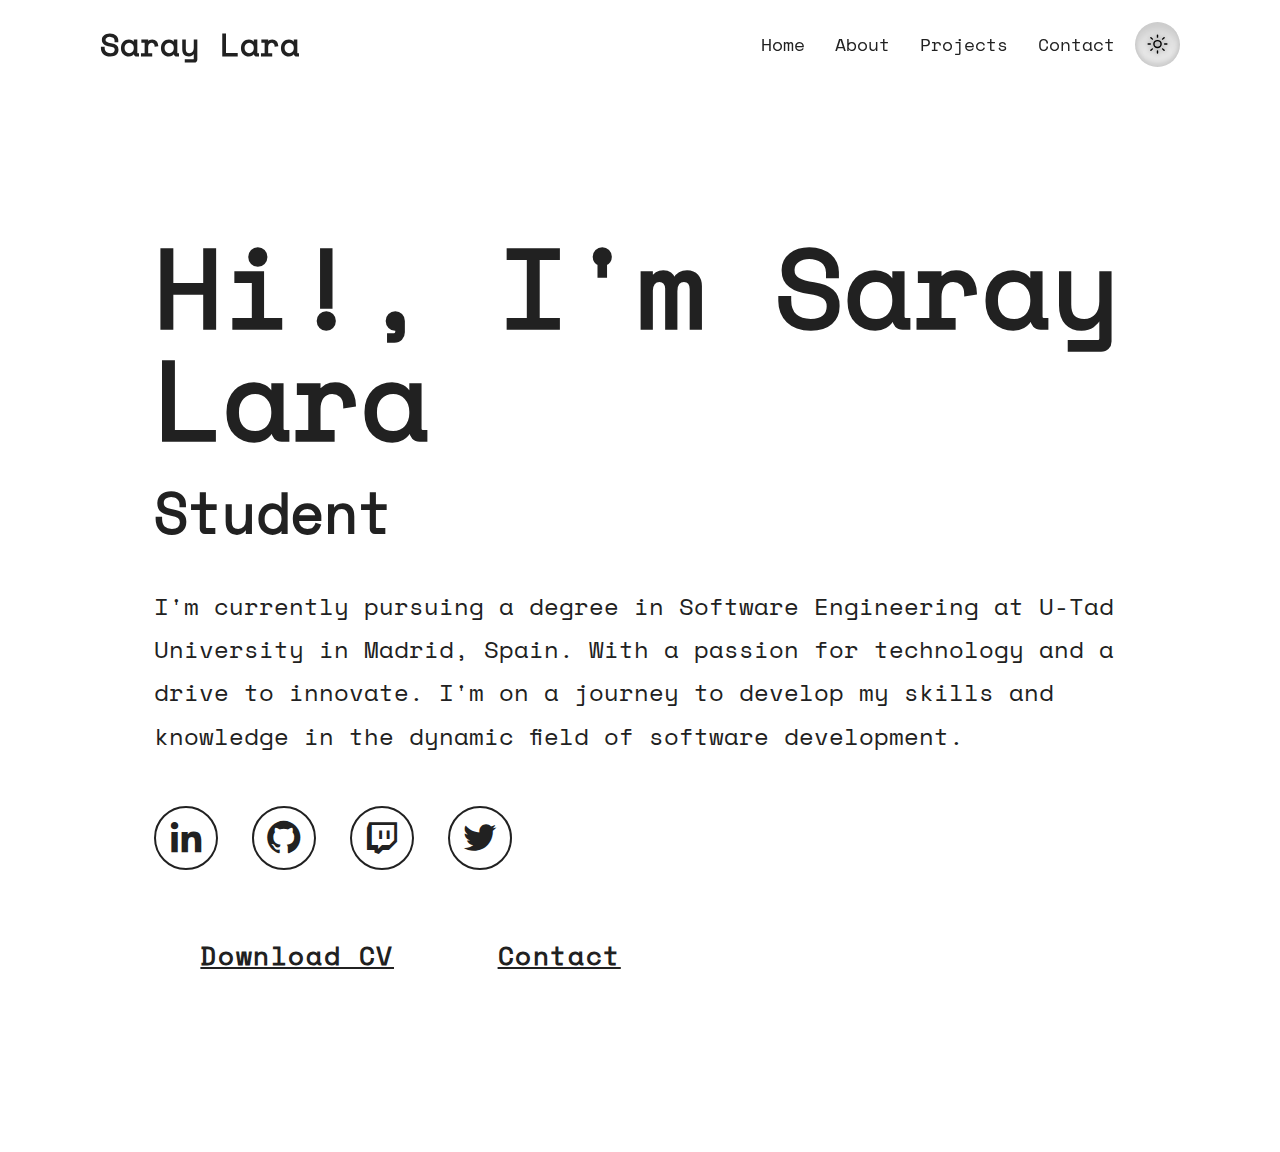
<file: index.html>
<!DOCTYPE html>

<head>
  <!-----------META DATOS------------>
  <meta charset="UTF-8">
  <meta http-equiv="X-UA-Compatible" content="IE=edge" />
  <meta name="viewport" content="width=device-width, initial-scale=1.0" />
  <meta name="description" content="Portfolio de Saray Lara, Ingeniera del Software.">
  <meta name="theme-color" content="#ffffff">
  <!------------OPEN GRAPH------------>
  <meta property="og:title" content="Portfolio de Saray Lara">

  <title>Saray Lara</title>
  <link rel="icon" href="src/css/images/black-star.ico"image/x-icon">

  <!------------vinculos------------>
  <link rel="stylesheet" href="src/css/index.css" />
  <script src="src/js/darkmode.js"></script>
  <link href='https://unpkg.com/boxicons@2.1.4/css/boxicons.min.css' rel='stylesheet'>
</head>

<body>
  <header>
    <h2 class="logo">Saray Lara</h2>
    <div class="right-container">
      <nav class="navigation">
        <a href="#">Home</a>
        <a href="src/navigation/about.html">About</a>
        <a href="src/navigation/projects.html">Projects</a>
        <a href="src/navigation/contact.html">Contact</a>
      </nav>
      <label>
        <input type="checkbox" id="darkModeOn">
        <img src="src/css/images/sunny-outline.svg" alt="sun" class="lightmode">
        <img src="src/css/images/whitemoon.png" alt="moon" class="darkmode">
        <ion-icon name="moon-outline"></ion-icon>
        <span class="toggle"></span>
      </label>
    </div>
  </header>

  <section class="home" id="home">
    <div class="home-content">
      <h1>Hi!, I'm <span>Saray Lara</span></h1>
      <h3 class="text-animation">Student<span></span></h3>
      <p>
        I'm currently pursuing a degree in Software Engineering at U-Tad University in Madrid, Spain. With a passion for technology and a drive to innovate. I'm on a journey to develop my skills and knowledge in the dynamic field of software development.
      </p>

      <div class="social-icons">
        <a href="https://www.linkedin.com/in/saray-lara-7b79b32a0/"><i class='bx bxl-linkedin'></i></a>
        <a href="https://github.com/sasahershko""><i class='bx bxl-github'></i></a>
        <a href="https://www.twitch.tv/sasahershko""><i class='bx bxl-twitch' ></i></i></a>
        <a href="#""><i class='bx bxl-twitter'></i></a>
      </div>

      <div class="btn-group">
        <a href="src/css/documents/Saray_CV.pdf" download="Saray_CV.pdf" class="btn">Download CV</a>
        <a href="src/navigation/contact.html" class="btn">Contact</a>
      </div>
    </div>
</section>

<!-- PARA LA IMÁGEN QUE QUIERAS PONER
    <div class="home-img">
      <img src="image.jpg" alt="">
    </div> -->


</body>



</html>
</file>
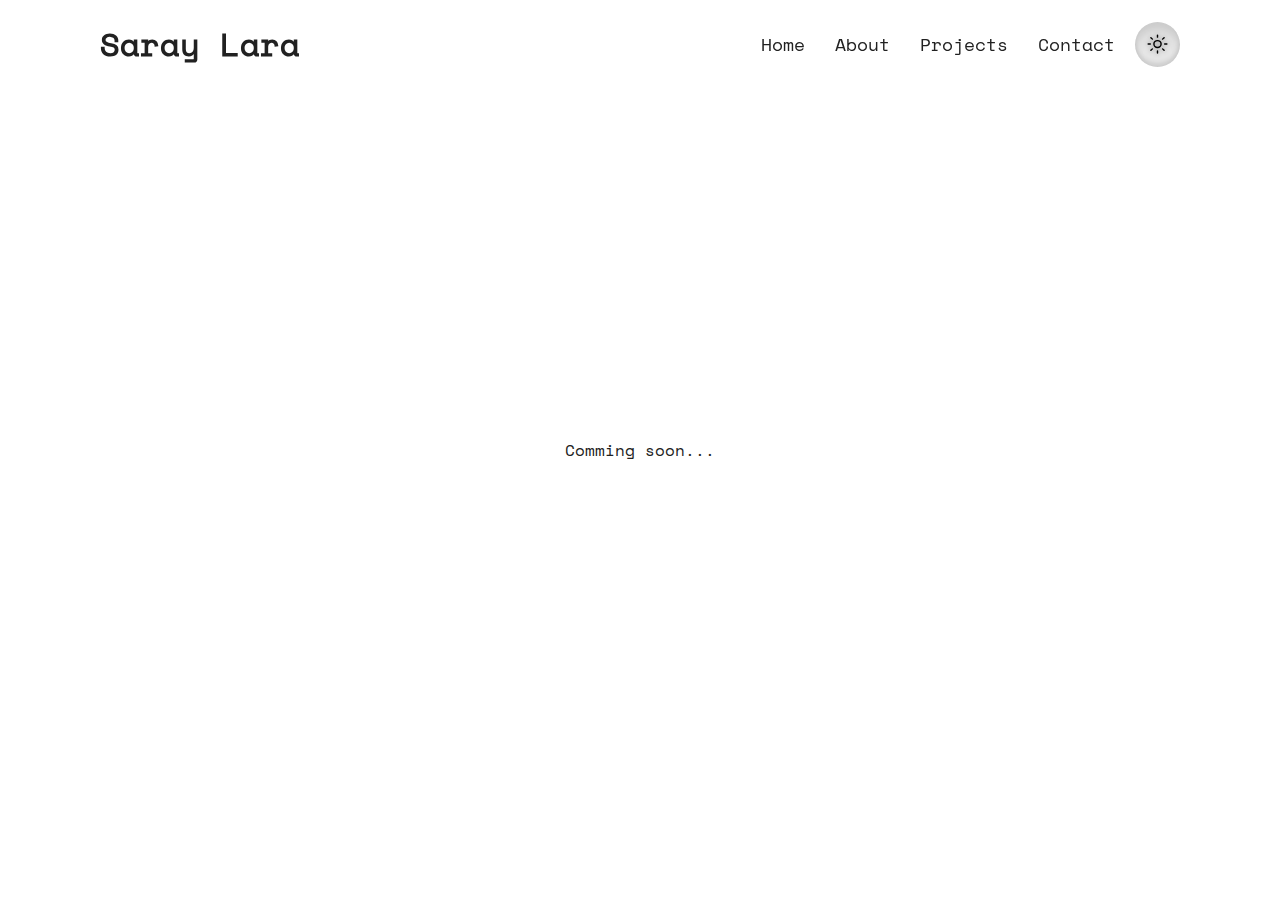
<file: src/navigation/about.html>
<!DOCTYPE html>

<head>
  <!-----------META DATOS------------>
  <meta charset="UTF-8">
  <meta http-equiv="X-UA-Compatible" content="IE=edge" />
  <meta name="viewport" content="width=device-width, initial-scale=1.0" />
  <meta name="description" content="Portfolio de Saray Lara, Ingeniera del Software.">
  <meta name="theme-color" content="#004932">
  <!------------OPEN GRAPH------------>
  <meta property="og:title" content="Portfolio de Saray Lara">

  <title>Saray Lara (About)</title>
  <link rel="icon" href="../css/images/black-star.ico"image/x-icon">

  <!------------vinculos------------>
  <link rel="stylesheet" href="../css/about.css" />
  <script src="../js/darkmode.js"></script>
  <!-- <script src="src/js/index.js"></script> -->
</head>

<body>
  <header>
    <h2 class="logo">Saray Lara</h2>
    <div class="right-container">
      <nav class="navigation">
        <a href="../../index.html">Home</a>
        <a href="#">About</a>
        <a href="projects.html">Projects</a>
        <a href="contact.html">Contact</a>
      </nav>
      <label>
        <input type="checkbox" id="darkModeOn">
        <img src="../css/images/sunny-outline.svg" alt="sun" class="lightmode">
        <img src="../css/images/whitemoon.png" alt="moon" class="darkmode">
        <ion-icon name="moon-outline"></ion-icon>
        <span class="toggle"></span>
      </label>
    </div>
    
  </header>

  <div class="coming-soon"><p>Comming soon...</p></div>

</body>



</html>
</file>
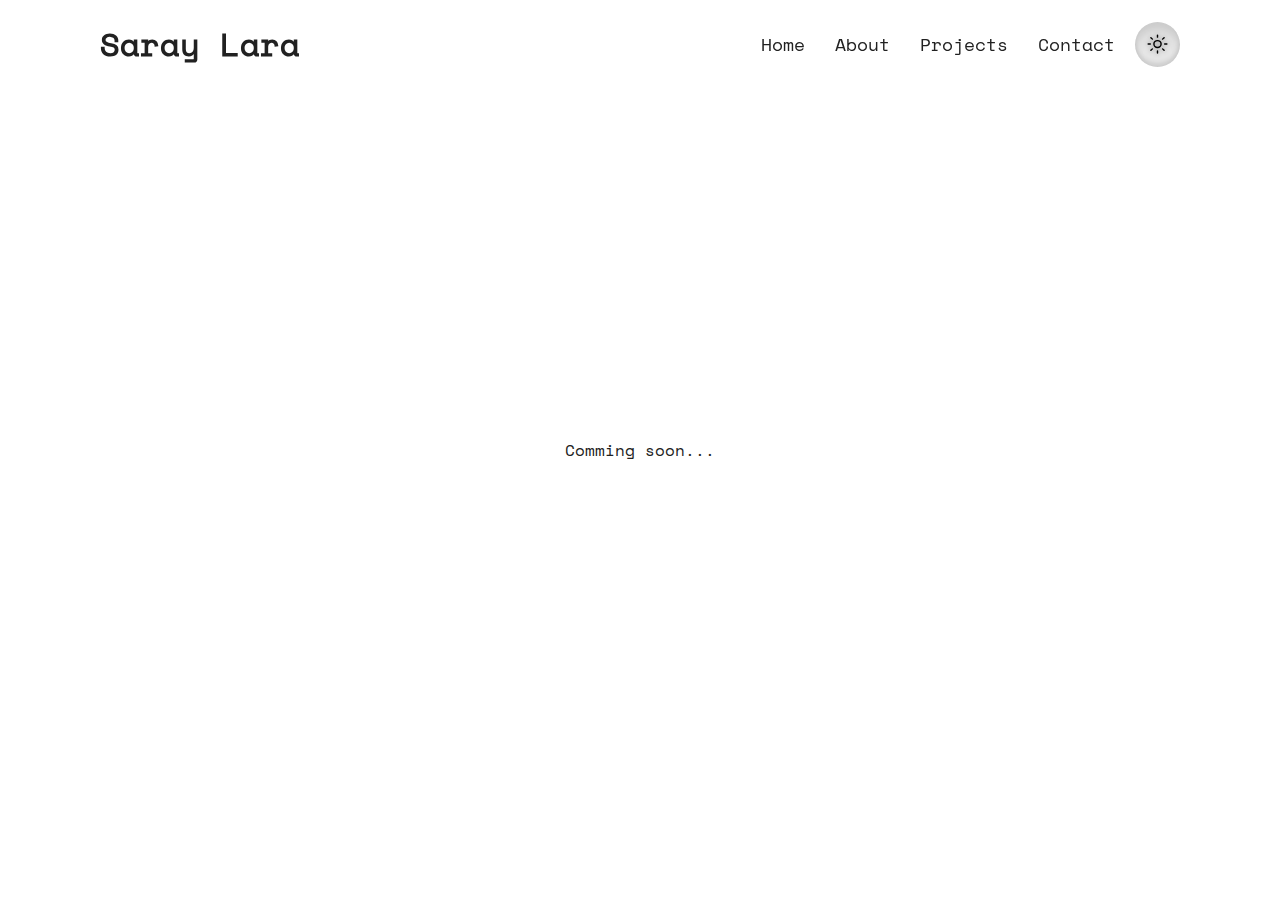
<file: src/navigation/contact.html>
<!DOCTYPE html>

<head>
  <!-----------META DATOS------------>
  <meta charset="UTF-8">
  <meta http-equiv="X-UA-Compatible" content="IE=edge" />
  <meta name="viewport" content="width=device-width, initial-scale=1.0" />
  <meta name="description" content="Portfolio de Saray Lara, Ingeniera del Software.">
  <meta name="theme-color" content="#004932">
  <!------------OPEN GRAPH------------>
  <meta property="og:title" content="Portfolio de Saray Lara">

  <title>Saray Lara (Contact)</title>
  <link rel="icon" href="../css/images/black-star.ico"image/x-icon">

  <!------------vinculos------------>
  <link rel="stylesheet" href="../css/contact.css" />
  <script src="../js/darkmode.js"></script>
</head>

<body>
  <header>
    <h2 class="logo">Saray Lara</h2>
    <div class="right-container">
      <nav class="navigation">
        <a href="../../index.html">Home</a>
        <a href="about.html">About</a>
        <a href="projects.html">Projects</a>
        <a href="#">Contact</a>
      </nav>
      <label>
        <input type="checkbox" id="darkModeOn">
        <img src="../css/images/sunny-outline.svg" alt="sun" class="lightmode">
        <img src="../css/images/whitemoon.png" alt="moon" class="darkmode">
        <ion-icon name="moon-outline"></ion-icon>
        <span class="toggle"></span>
      </label>
    </div>

  </header>

</body>

  <div class="coming-soon"><p>Comming soon...</p></div>

</html>
</file>
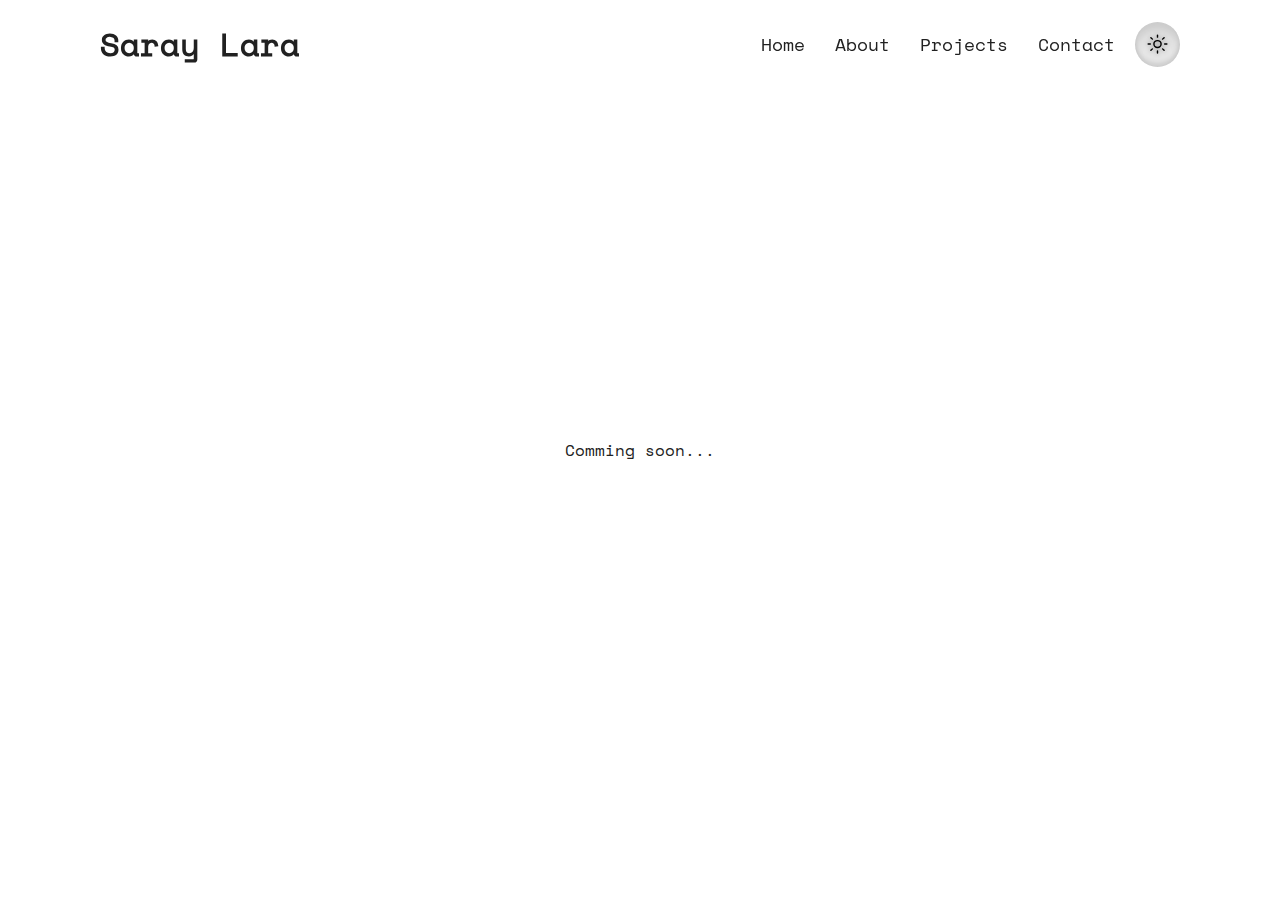
<file: src/navigation/projects.html>
<!DOCTYPE html>

<head>
  <!-----------META DATOS------------>
  <meta charset="UTF-8">
  <meta http-equiv="X-UA-Compatible" content="IE=edge" />
  <meta name="viewport" content="width=device-width, initial-scale=1.0" />
  <meta name="description" content="Portfolio de Saray Lara, Ingeniera del Software.">
  <meta name="theme-color" content="#004932">
  <!------------OPEN GRAPH------------>
  <meta property="og:title" content="Portfolio de Saray Lara">

  <title>Saray Lara (projects)</title>
  <link rel="icon" href="../css/images/black-star.ico"image/x-icon">

  <!------------vinculos------------>
  <link rel="stylesheet" href="../css/projects.css" />
  <script src="../js/darkmode.js"></script>
</head>

<body>
  <header>
    <h2 class="logo">Saray Lara</h2>
    <div class="right-container">
      <nav class="navigation">
        <a href="../../index.html">Home</a>
        <a href="about.html">About</a>
        <a href="#">Projects</a>
        <a href="contact.html">Contact</a>
      </nav>
      <label>
        <input type="checkbox" id="darkModeOn">
        <img src="../css/images/sunny-outline.svg" alt="sun" class="lightmode">
        <img src="../css/images/whitemoon.png" alt="moon" class="darkmode">
        <ion-icon name="moon-outline"></ion-icon>
        <span class="toggle"></span>
      </label>
    </div>

  </header>

  <div class="coming-soon"><p>Comming soon...</p></div>

</body>



</html>
</file>
<file: src/css/index.css>
@font-face {
  font-family: 'SpaceMono-Regular';
  src: url(./fonts/SpaceMono-Regular.ttf) format('opentype');
}

:root{
  --primary-color: white;
  --secondary-color: #212121;
}
.dark-theme{
  --primary-color: #212121;
  --secondary-color: #edf2fc;
}

*{
  margin: 0;
  padding: 0;
  box-sizing: border-box;
  font-family: 'SpaceMono-Regular', sans-serif;
}

body{
  overflow: hidden;
  display: flex;
  justify-content: center;
  align-items: center;
  min-height: 100vh;
  background-color: var(--primary-color);
  transition: background-color 1s, color 1s;
}

header{
  position: fixed;
  top: 0;
  left: 0;
  width: 100%;
  padding: 20px 100px;
  display: flex;
  justify-content: space-between;
  align-items: center;
  z-index: 99;
}

.logo{
  font-size: 2em;
  user-select: none;
  color: var(--secondary-color);
}

.right-container {
  display: flex;
  align-items: center;
  justify-content: flex-end;
}

.navigation a{
  position: relative;
  font-size: 1.1em;
  color: var(--secondary-color);
  text-decoration: none;
  font-weight: 500;
  margin-right: 20px;
}

.navigation a::after{
  content: '';
  position: absolute;
  left:0;
  bottom: -6PX;
  width: 100%;
  height: 3px;
  background-color: var(--secondary-color);
  border-radius: 5px;
  transform: scaleX(0);
  transition: transform .5s;
}

.navigation a:hover::after{
  transform: scaleX(1);
}

label{
  width: 45px;
  height: 45px;
  position: relative;
  /* background: red; */
  border-radius: 50%;
  cursor:pointer;
  display: flex;
  justify-content: center;
  align-items: center;
}


/*DARKMODE*/
input{
  position: absolute;
  opacity: 0;
}

.lightmode{
  max-width: 50%;
  max-height: 50%;
  font-size: 3em;
  color: #666;
  filter: drop-shadow(0 0 2px rgba(0,0,0, .5));
  transition: 1s ease;
}
input:checked~.lightmode{
  transition-delay: .3s;
  transform: rotate(360deg) scale(0);
}

.darkmode{
  max-width: 50%;
  max-height: 50%;
  position: absolute;
  font-size: 3em;
  color: #666;
  filter: drop-shadow(0 0 2px rgba(0,0,0, .5));
  transform: scale(0);
  transition: 1s ease;
}
input:checked~.darkmode{
  transition-delay: .8s;
  transform: scale(1)  rotate(360deg) ;
}

.toggle{
  position: absolute;
  display: block;
  width: 45px;
  height: 45px;
  background: #f8f8f8;
  border-radius: 50%;
  box-shadow: 
          inset 0 8px 60px rgba(0,0,0, .1),
          inset 0 8px 8px rgba(0,0,0, .1),
          inset 0 -4px 4px rgba(0,0,0, .1);
  z-index: -1;
  transition: 1s;
}

input:checked~.toggle{
  background: #2b2b2b;
}

section{
  min-height: 100vh;
  padding: 10rem 12% 10rem;
  color: var(--secondary-color);
  /* MARGIN TOP DEL TITULO */
  margin-top: 30px;
}

.home-content{
  display: flex;
  flex-direction: column;
  align-items: baseline;
  text-align: left ;
  justify-content: center;
  margin-top: 1rem; 
}

span{
  color: var(--secondary-color);
}
.logo span{
  color: var(--secondary-color);
}
.home-content h3{
  margin-bottom: 2rem;
  margin-top: 1rem;
  font-size: 3.5rem;
}
.home-content h1{
  font-size: 7rem;
  font-weight: 700;
  margin-top: 1.5rem;
  line-height: 1;
}
.home-content p{
  font-size: 1.5rem;
  font-weight: 500;
  line-height: 1.8;
  max-width: 1000px;
}
.social-icons a{
  display: inline-flex;
  justify-content: center;
  align-items: center;
  width: 4rem;
  height: 4rem;
  background: transparent;
  border: 2px solid var(--secondary-color);
  font-size: 2.5rem;
  border-radius: 50%;
  color: var(--secondary-color);
  margin: 3rem 1.5rem 3rem 0;
  transition: 0.3s ease-in-out;
  text-decoration: none;
}

.social-icons a:hover{
  color: var(--secondary-color);
  transform: scale(1.3)translateY(-5px);
  box-shadow: 0 0 25px var(--secondary-color);

}

.btn{
  display: inline-block;
  padding: 1rem 2.8rem;
  color: var(--secondary-color);
  /* background-color: blue; */
  /* box-shadow: 0 0 25px var(--secondary-color); */
  border-radius: 2rem;
  font-size: 1.6rem;
  color: var(--secondary-color);
  border:2px solid transparent;
  letter-spacing: 0.1rem;
  font-weight: 600;
  transition: 0.3s ease-in-out;
  cursor: pointer;
}
.btn:hover{
  transform: scale(1.05);
  box-shadow:  0 0 50px var(--secondary-color);
}
.btn.group{
  display: flex;
  align-items: center;
  gap: 1.5rem;
}
.btn.group a:nth-of-type(2){
  background-color: black;
  color: var(--secondary-color);
  border: 2px solid var(--secondary-color);
  box-shadow: 0 0 25px transparent;
}
.btn.group a:nth-of-type(2):hover{
  background-color: var(--secondary-color);
  box-shadow: 0 0 25px var(--secondary-color);
}
</file>
<file: src/css/about.css>
@font-face {
    font-family: 'SpaceMono-Regular';
    src: url(./fonts/SpaceMono-Regular.ttf) format('opentype');
  }
  
  :root{
    --primary-color: white;
    --secondary-color: #212121;
  }
  .dark-theme{
    --primary-color: #212121;
    --secondary-color: #edf2fc;
  }
  
  *{
    margin: 0;
    padding: 0;
    box-sizing: border-box;
    font-family: 'SpaceMono-Regular', sans-serif;
  }
  
  body{
    display: flex;
    justify-content: center;
    align-items: center;
    min-height: 100vh;
    background-color: var(--primary-color);
    transition: background-color 1s, color 1s;
  }
  
  header{
    position: fixed;
    top: 0;
    left: 0;
    width: 100%;
    padding: 20px 100px;
    display: flex;
    justify-content: space-between;
    align-items: center;
    z-index: 99;
  }
  
  .logo{
    font-size: 2em;
    user-select: none;
    color: var(--secondary-color);
  }
  
  .right-container {
    display: flex;
    align-items: center;
    justify-content: flex-end;
  }
  
  .navigation a{
    position: relative;
    font-size: 1.1em;
    color: var(--secondary-color);
    text-decoration: none;
    font-weight: 500;
    margin-right: 20px;
  }
  
  .navigation a::after{
    content: '';
    position: absolute;
    left:0;
    bottom: -6PX;
    width: 100%;
    height: 3px;
    background-color: var(--secondary-color);
    border-radius: 5px;
    transform: scaleX(0);
    transition: transform .5s;
  }
  
  .navigation a:hover::after{
    transform: scaleX(1);
  }
  
  label{
    width: 45px;
    height: 45px;
    position: relative;
    /* background: red; */
    border-radius: 50%;
    cursor:pointer;
    display: flex;
    justify-content: center;
    align-items: center;
  }
  
  
  /*DARKMODE*/
  input{
    position: absolute;
    opacity: 0;
  }
  
  .lightmode{
    max-width: 50%;
    max-height: 50%;
    font-size: 3em;
    color: #666;
    filter: drop-shadow(0 0 2px rgba(0,0,0, .5));
    transition: 1s ease;
  }
  input:checked~.lightmode{
    transition-delay: .3s;
    transform: rotate(360deg) scale(0);
  }
  
  .darkmode{
    max-width: 50%;
    max-height: 50%;
    position: absolute;
    font-size: 3em;
    color: #666;
    filter: drop-shadow(0 0 2px rgba(0,0,0, .5));
    transform: scale(0);
    transition: 1s ease;
  }
  input:checked~.darkmode{
    transition-delay: .8s;
    transform: scale(1)  rotate(360deg) ;
  }
  
  .toggle{
    position: absolute;
    display: block;
    width: 45px;
    height: 45px;
    background: #f8f8f8;
    border-radius: 50%;
    box-shadow: 
            inset 0 8px 60px rgba(0,0,0, .1),
            inset 0 8px 8px rgba(0,0,0, .1),
            inset 0 -4px 4px rgba(0,0,0, .1);
    z-index: -1;
    transition: 1s;
  }
  
  input:checked~.toggle{
    background: #2b2b2b;
  }
  
  .coming-soon{
    color: var(--secondary-color);
  }
</file>
<file: src/css/contact.css>
@font-face {
    font-family: 'SpaceMono-Regular';
    src: url(./fonts/SpaceMono-Regular.ttf) format('opentype');
  }
  
  :root{
    --primary-color: white;
    --secondary-color: #212121;
  }
  .dark-theme{
    --primary-color: #212121;
    --secondary-color: #edf2fc;
  }
  
  *{
    margin: 0;
    padding: 0;
    box-sizing: border-box;
    font-family: 'SpaceMono-Regular', sans-serif;
  }
  
  body{
    display: flex;
    justify-content: center;
    align-items: center;
    min-height: 100vh;
    background-color: var(--primary-color);
    transition: background-color 1s, color 1s;
  }
  
  header{
    position: fixed;
    top: 0;
    left: 0;
    width: 100%;
    padding: 20px 100px;
    display: flex;
    justify-content: space-between;
    align-items: center;
    z-index: 99;
  }
  
  .logo{
    font-size: 2em;
    user-select: none;
    color: var(--secondary-color);
  }
  
  .right-container {
    display: flex;
    align-items: center;
    justify-content: flex-end;
  }
  
  .navigation a{
    position: relative;
    font-size: 1.1em;
    color: var(--secondary-color);
    text-decoration: none;
    font-weight: 500;
    margin-right: 20px;
  }
  
  .navigation a::after{
    content: '';
    position: absolute;
    left:0;
    bottom: -6PX;
    width: 100%;
    height: 3px;
    background-color: var(--secondary-color);
    border-radius: 5px;
    transform: scaleX(0);
    transition: transform .5s;
  }
  
  .navigation a:hover::after{
    transform: scaleX(1);
  }
  
  label{
    width: 45px;
    height: 45px;
    position: relative;
    /* background: red; */
    border-radius: 50%;
    cursor:pointer;
    display: flex;
    justify-content: center;
    align-items: center;
  }
  
  
  /*DARKMODE*/
  input{
    position: absolute;
    opacity: 0;
  }
  
  .lightmode{
    max-width: 50%;
    max-height: 50%;
    font-size: 3em;
    color: #666;
    filter: drop-shadow(0 0 2px rgba(0,0,0, .5));
    transition: 1s ease;
  }
  input:checked~.lightmode{
    transition-delay: .3s;
    transform: rotate(360deg) scale(0);
  }
  
  .darkmode{
    max-width: 50%;
    max-height: 50%;
    position: absolute;
    font-size: 3em;
    color: #666;
    filter: drop-shadow(0 0 2px rgba(0,0,0, .5));
    transform: scale(0);
    transition: 1s ease;
  }
  input:checked~.darkmode{
    transition-delay: .8s;
    transform: scale(1)  rotate(360deg) ;
  }
  
  .toggle{
    position: absolute;
    display: block;
    width: 45px;
    height: 45px;
    background: #f8f8f8;
    border-radius: 50%;
    box-shadow: 
            inset 0 8px 60px rgba(0,0,0, .1),
            inset 0 8px 8px rgba(0,0,0, .1),
            inset 0 -4px 4px rgba(0,0,0, .1);
    z-index: -1;
    transition: 1s;
  }
  
  input:checked~.toggle{
    background: #2b2b2b;
  }
  
  .coming-soon{
    color: var(--secondary-color);
  }
</file>
<file: src/css/projects.css>
@font-face {
    font-family: 'SpaceMono-Regular';
    src: url(./fonts/SpaceMono-Regular.ttf) format('opentype');
  }
  
  :root{
    --primary-color: white;
    --secondary-color: #212121;
  }
  .dark-theme{
    --primary-color: #212121;
    --secondary-color: #edf2fc;
  }
  
  *{
    margin: 0;
    padding: 0;
    box-sizing: border-box;
    font-family: 'SpaceMono-Regular', sans-serif;
  }
  
  body{
    display: flex;
    justify-content: center;
    align-items: center;
    min-height: 100vh;
    background-color: var(--primary-color);
    transition: background-color 1s, color 1s;
  }
  
  header{
    position: fixed;
    top: 0;
    left: 0;
    width: 100%;
    padding: 20px 100px;
    display: flex;
    justify-content: space-between;
    align-items: center;
    z-index: 99;
  }
  
  .logo{
    font-size: 2em;
    user-select: none;
    color: var(--secondary-color);
  }
  
  .right-container {
    display: flex;
    align-items: center;
    justify-content: flex-end;
  }
  
  .navigation a{
    position: relative;
    font-size: 1.1em;
    color: var(--secondary-color);
    text-decoration: none;
    font-weight: 500;
    margin-right: 20px;
  }
  
  .navigation a::after{
    content: '';
    position: absolute;
    left:0;
    bottom: -6PX;
    width: 100%;
    height: 3px;
    background-color: var(--secondary-color);
    border-radius: 5px;
    transform: scaleX(0);
    transition: transform .5s;
  }
  
  .navigation a:hover::after{
    transform: scaleX(1);
  }
  
  label{
    width: 45px;
    height: 45px;
    position: relative;
    /* background: red; */
    border-radius: 50%;
    cursor:pointer;
    display: flex;
    justify-content: center;
    align-items: center;
  }
  
  
  /*DARKMODE*/
  input{
    position: absolute;
    opacity: 0;
  }
  
  .lightmode{
    max-width: 50%;
    max-height: 50%;
    font-size: 3em;
    color: #666;
    filter: drop-shadow(0 0 2px rgba(0,0,0, .5));
    transition: 1s ease;
  }
  input:checked~.lightmode{
    transition-delay: .3s;
    transform: rotate(360deg) scale(0);
  }
  
  .darkmode{
    max-width: 50%;
    max-height: 50%;
    position: absolute;
    font-size: 3em;
    color: #666;
    filter: drop-shadow(0 0 2px rgba(0,0,0, .5));
    transform: scale(0);
    transition: 1s ease;
  }
  input:checked~.darkmode{
    transition-delay: .8s;
    transform: scale(1)  rotate(360deg) ;
  }
  
  .toggle{
    position: absolute;
    display: block;
    width: 45px;
    height: 45px;
    background: #f8f8f8;
    border-radius: 50%;
    box-shadow: 
            inset 0 8px 60px rgba(0,0,0, .1),
            inset 0 8px 8px rgba(0,0,0, .1),
            inset 0 -4px 4px rgba(0,0,0, .1);
    z-index: -1;
    transition: 1s;
  }
  
  input:checked~.toggle{
    background: #2b2b2b;
  }
  
  .coming-soon{
    color: var(--secondary-color);
  }
</file>
